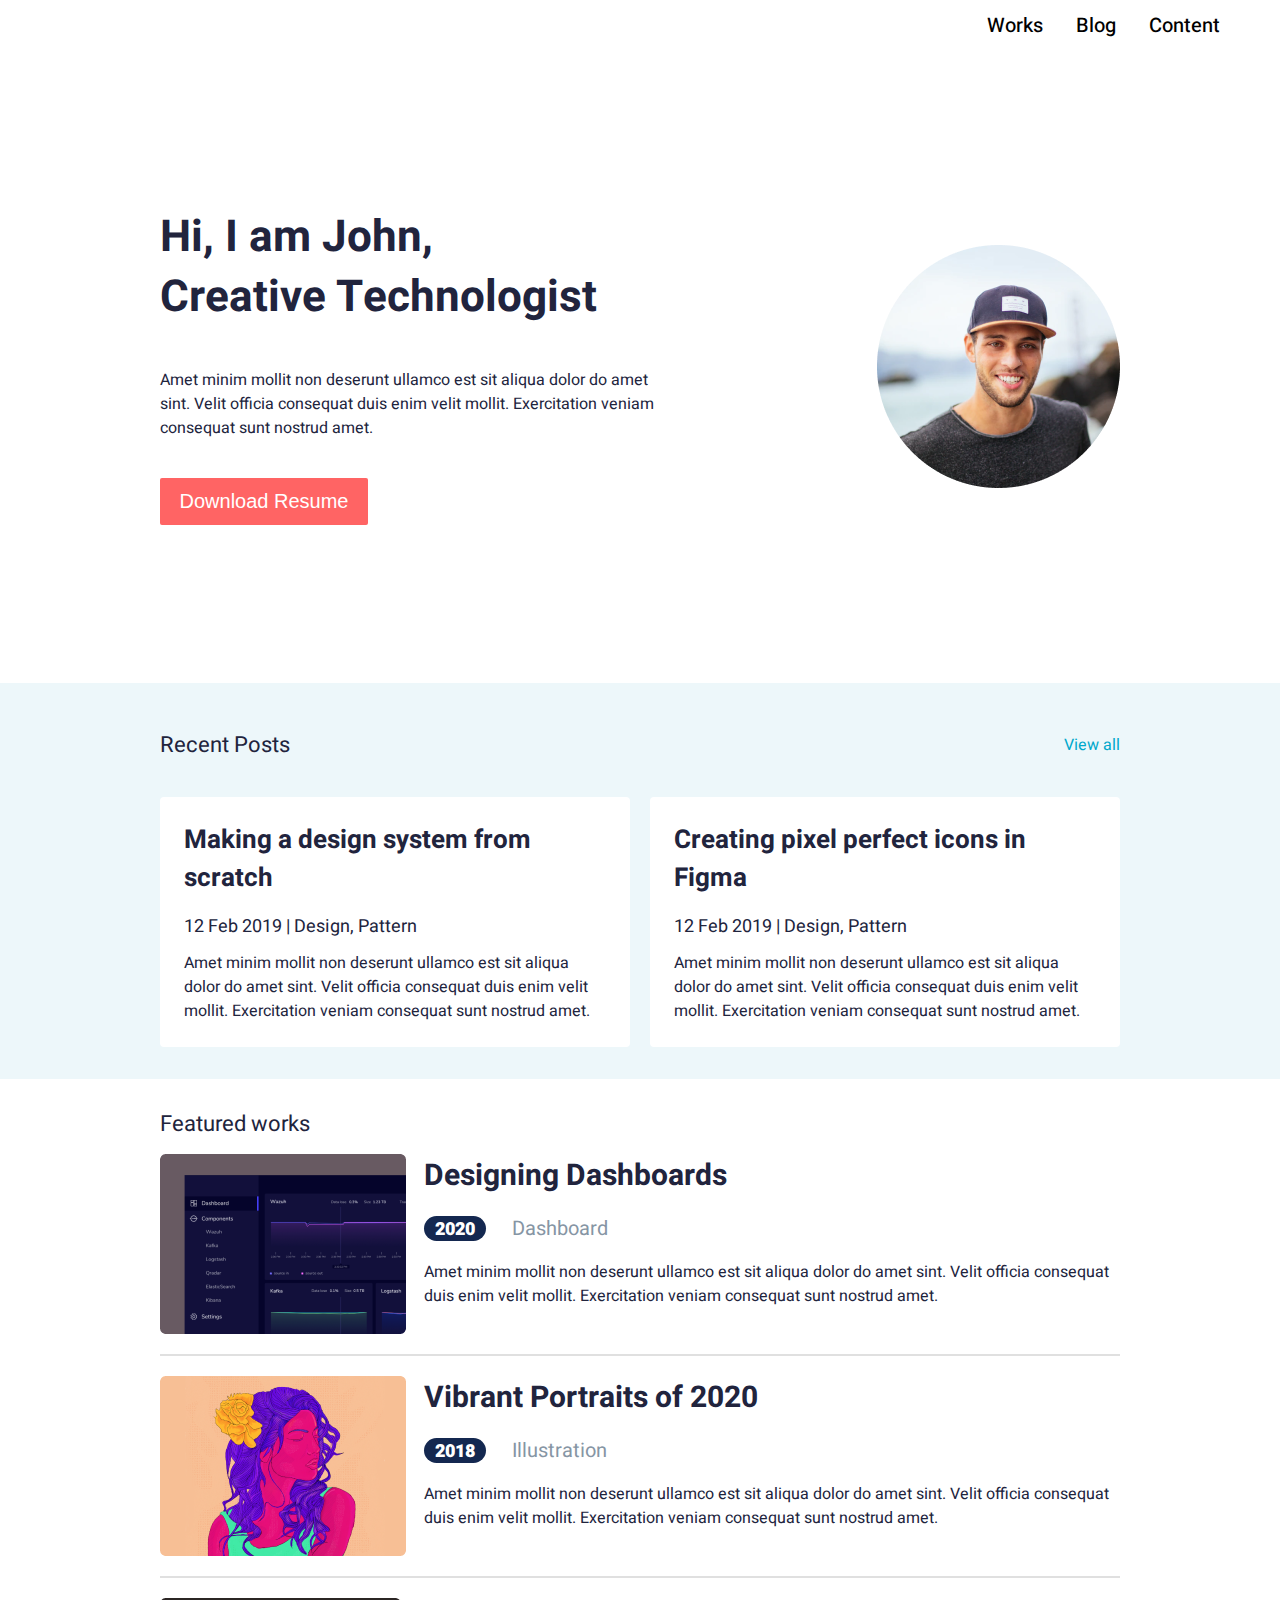
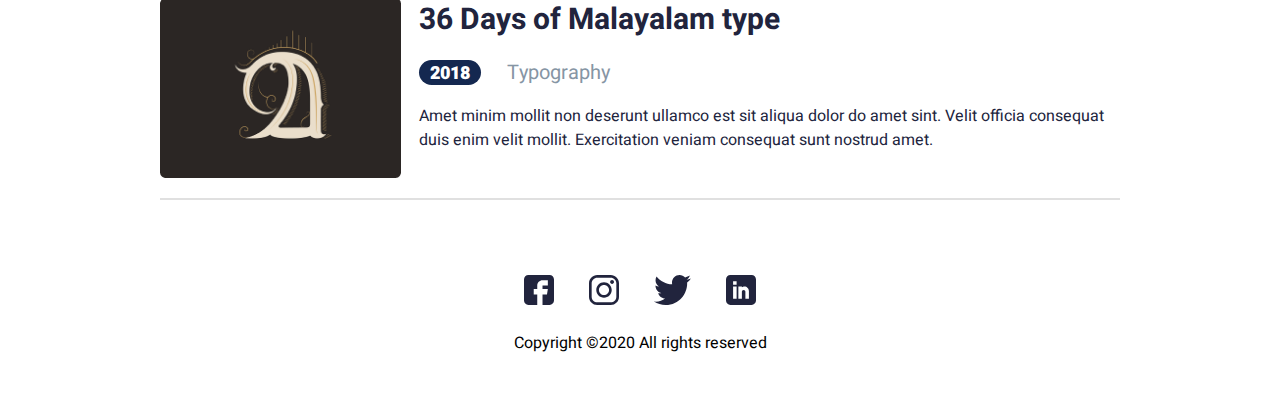
<file: index.html>
<!DOCTYPE html>
<html lang="en">

<head>
    <meta charset="UTF-8">
    <meta http-equiv="X-UA-Compatible" content="IE=edge">
    <meta name="viewport" content="width=device-width, initial-scale=1.0">
    <title>Shahzad Bashir</title>
    <link rel="preconnect" href="https://fonts.googleapis.com">
    <link rel="preconnect" href="https://fonts.gstatic.com" crossorigin>
    <link href="https://fonts.googleapis.com/css2?family=Heebo:wght@400;500;700&display=swap" rel="stylesheet">
    <link rel="stylesheet" href="./css/style.css">
</head>

<body>
    <header>
        <nav>
            <ul>
                <li>
                    <a href="#">Works</a>
                </li>
                <li>
                    <a href="blog.html">Blog</a>
                </li>
                <li>
                    <a href="#">Content</a>
                </li>
            </ul>
        </nav>
    </header>
    <section class="hero-section">
        <div class="hero-inner">
            <div class="col-left">
                <h1>Hi, I am John,</h1>
                <h1>Creative Technologist</h1>
                <p>Amet minim mollit non deserunt ullamco est sit aliqua dolor do amet sint. Velit officia consequat duis enim velit mollit. Exercitation veniam consequat sunt nostrud amet.</p>
                <button>Download Resume</button>
            </div>
            <div class="col-right">
                <img src="./images/Ellipse1.png" alt="Avatar">
            </div>
        </div>
    </section>
    <section class="posts-section">
        <div class="posts-inner">
            <div class="posts-header">
                <div>Recent Posts</div>
                <a href="#">View all</a>
            </div>
            <div class="posts">
                <article class="post-item">
                    <header>
                        <h3>Making a design system from</h3>
                        <h3>scratch</h3>
                    </header>
                    <div>12 Feb 2019<span class="bar"> | </span>Design, Pattern</div>
                    <p>Amet minim mollit non deserunt ullamco est sit aliqua dolor do amet sint. Velit officia consequat duis enim velit mollit. Exercitation veniam consequat sunt nostrud amet.</p>
                </article>

                <article class="post-item">
                    <header>
                        <h3>Creating pixel perfect icons in</h3>
                        <h3>Figma</h3>
                    </header>
                    <div>12 Feb 2019<span class="bar"> | </span>Design, Pattern</div>
                    <p>Amet minim mollit non deserunt ullamco est sit aliqua dolor do amet sint. Velit officia consequat duis enim velit mollit. Exercitation veniam consequat sunt nostrud amet.</p>
                </article>
            </div>
        </div>
    </section>
    <section class="featured-section">
        <div class="featured-inner">
            <div class="featured-header">
                <div>Featured works</div>
            </div>
            <div class="works">
                <div class="works-left">
                    <img src="./images/Rectangle30.png">
                </div>
                <div class="works-right">
                    <p>Designing Dashboards</p>
                    <div class="works-details">
                        <div>2020</div>
                        <div>Dashboard</div>
                    </div>
                    <p class="summary">Amet minim mollit non deserunt ullamco est sit aliqua dolor do amet sint. Velit officia consequat duis enim velit mollit. Exercitation veniam consequat sunt nostrud amet.</p>
                </div>
            </div>
            <hr>
            <div class="works">
                <div class="works-left">
                    <img src="./images/Rectangle32.png">
                </div>
                <div class="works-right">
                    <p>Vibrant Portraits of 2020</p>
                    <div class="works-details">
                        <div>2018</div>
                        <div>Illustration</div>
                    </div>
                    <p class="summary">Amet minim mollit non deserunt ullamco est sit aliqua dolor do amet sint. Velit officia consequat duis enim velit mollit. Exercitation veniam consequat sunt nostrud amet.</p>
                </div>
            </div>
            <hr>
            <div class="works">
                <div class="works-left">
                    <img src="./images/Rectangle34.png">
                </div>
                <div class="works-right">
                    <p>36 Days of Malayalam type</p>
                    <div class="works-details">
                        <div>2018</div>
                        <div>Typography</div>
                    </div>
                    <p class="summary">Amet minim mollit non deserunt ullamco est sit aliqua dolor do amet sint. Velit officia consequat duis enim velit mollit. Exercitation veniam consequat sunt nostrud amet.</p>
                </div>
            </div>
            <hr>
        </div>
    </section>
    <footer>
        <div class="footer-inner">
        <div class="social-links">
           <img src="./images/fb.svg"> 
           <img src="./images/insta.svg"> 
           <img src="./images/Group.svg"> 
           <img src="./images/Linkedin.svg"> 
        </div>
        <div class="copyright">
            Copyright ©2020 All rights reserved 
        </div>
    </div>
    </footer>
</body>

</html>
</file>
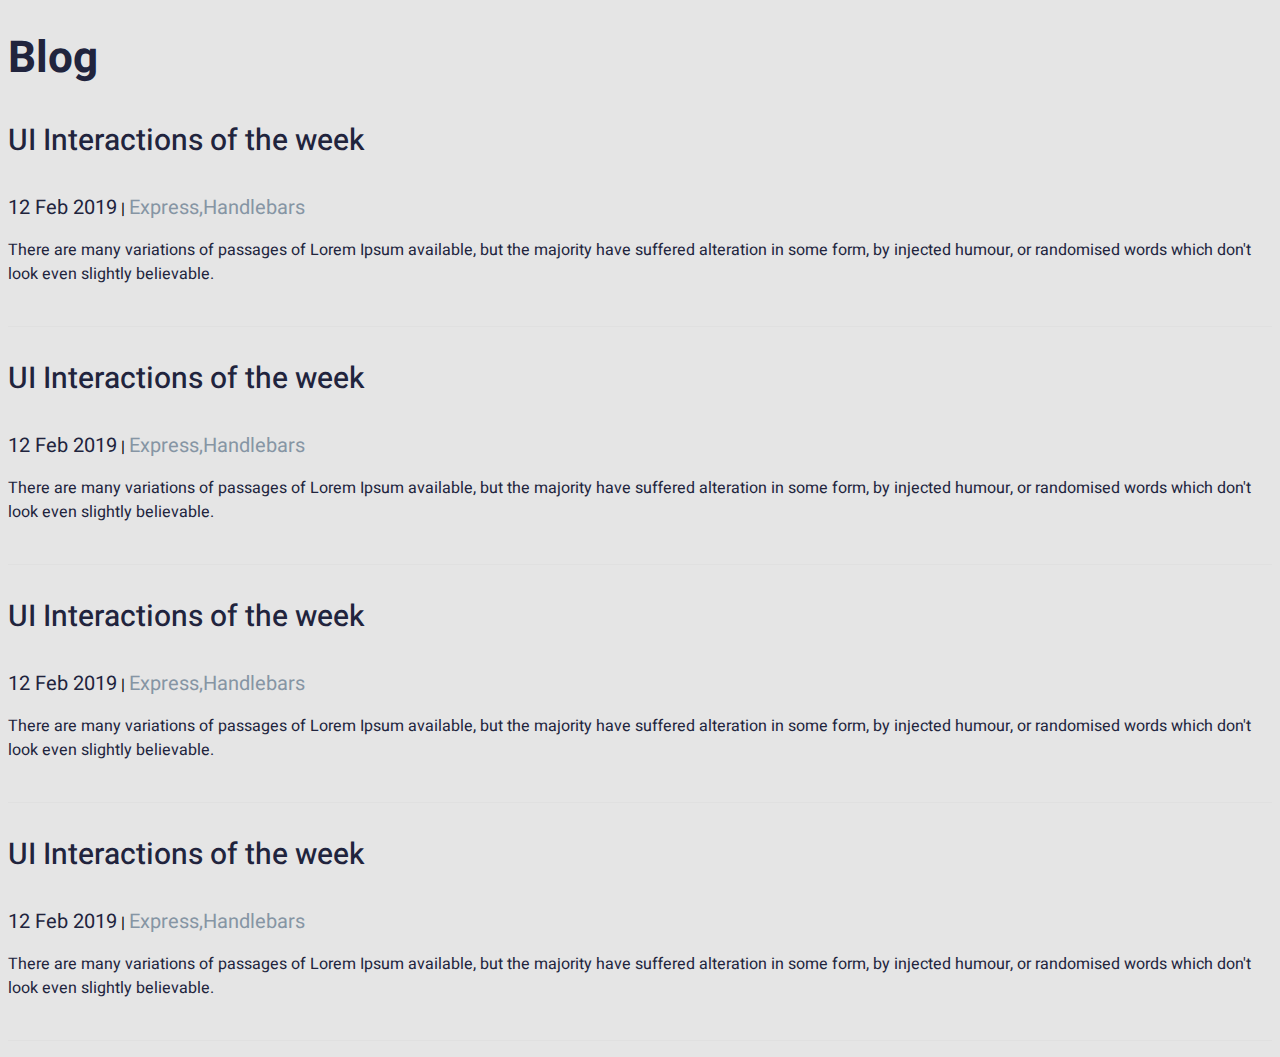
<file: blog.html>
<!DOCTYPE html>
<html lang="en">
<head>
    <meta charset="UTF-8">
    <meta http-equiv="X-UA-Compatible" content="IE=edge">
    <meta name="viewport" content="width=device-width, initial-scale=1.0">
    <title>Shahzad Bashir</title>
    <link rel="preconnect" href="https://fonts.googleapis.com">
    <link rel="preconnect" href="https://fonts.gstatic.com" crossorigin>
    <link href="https://fonts.googleapis.com/css2?family=Heebo:wght@400;500;700&display=swap" rel="stylesheet">
    <link rel="stylesheet" href="./css/blog.css">
</head>
<body>
    <h1 class="pageTitle">Blog</h1>
    <article class="blog-item">
        <header>
            <h3>UI Interactions of the week</h3>
        </header>
        <div><span class="published-date">12 Feb 2019</span><span class="bar"> | </span><span class="category">Express,Handlebars</span></div>
        <p>There are many variations of passages of Lorem Ipsum available, but the majority have suffered alteration in some form, by injected humour, or randomised words which don't look even slightly believable.</p>
    </article>
    <article class="blog-item">
        <header>
            <h3>UI Interactions of the week</h3>
        </header>
        <div><span class="published-date">12 Feb 2019</span><span class="bar"> | </span><span class="category">Express,Handlebars</span></div>
        <p>There are many variations of passages of Lorem Ipsum available, but the majority have suffered alteration in some form, by injected humour, or randomised words which don't look even slightly believable.</p>
    </article>
    <article class="blog-item">
        <header>
            <h3>UI Interactions of the week</h3>
        </header>
        <div><span class="published-date">12 Feb 2019</span><span class="bar"> | </span><span class="category">Express,Handlebars</span></div>
        <p>There are many variations of passages of Lorem Ipsum available, but the majority have suffered alteration in some form, by injected humour, or randomised words which don't look even slightly believable.</p>
    </article>
    <article class="blog-item">
        <header>
            <h3>UI Interactions of the week</h3>
        </header>
        <div><span class="published-date">12 Feb 2019</span><span class="bar"> | </span><span class="category">Express,Handlebars</span></div>
        <p>There are many variations of passages of Lorem Ipsum available, but the majority have suffered alteration in some form, by injected humour, or randomised words which don't look even slightly believable.</p>
    </article>
</body>
</html>
</file>
<file: css/style.css>
html,body{
    font-family: 'Heebo', sans-serif;
    background-color: #e5e5e5;
    margin: 0;
    padding: 0;
}

h1,p,h3,h2,h4{
    margin: 0;
}

a{
    text-decoration: none;
}

header nav{
    height: 50px;
    background-color: #ffffff;
    display: flex;
    justify-content: flex-end;
    padding-right: 60px;
}
header nav ul{
    margin: 0px;
    display: flex;
    align-items: center;
    gap: 33px;   
}

header nav ul li{
    list-style: none;
}

header nav ul li a{
    text-decoration: none;
    font-style: normal;
    font-weight: 500;
    font-size: 20px;
    line-height: 29px;
    text-align: right;
    color: #000000;
}

.hero-section{
    background-color: #ffffff;
    padding: 158px 0;
}

.hero-section .hero-inner{
    display: flex;
    justify-content: center;
    align-items: center;
    max-width: 960px;
    margin: 0 auto;
}

.hero-section .hero-inner .col-left{
    max-width: 497px;
}

.hero-section .hero-inner .col-right{
    flex: 1;
    display: flex;
    justify-content: flex-end;
    align-items: center;
}

.hero-section .hero-inner .col-left h1{
    font-weight: 700;
    font-size: 44px;
    line-height: 60px;
    color: #21243D;
}

.hero-section .hero-inner .col-left p{
    font-weight: 400;
    font-size: 16px;
    line-height: 24px;
    color: #21243D;
    margin-top: 40px;
    margin-bottom: 38px;
}

.hero-section .hero-inner .col-left button{
    background-color: #FF6464;
    border: none;
    border-radius: 2px;
    width: 208px;
    height: 47px;
    font-style: normal;
    font-weight: 500;
    font-size: 20px;
    line-height: 29px;
    color: #FFFFFF;
}


.pageTitle{
    font-weight: 700;
    font-style: normal;
    font-size: 44px;
    line-height: 60px;
    color: #21243d;
}

.post-item h3{
    font-style: normal;
    font-weight: 700;
    font-size: 26px;
    line-height: 38px;
    color: #21243D;
}

.post-item div{
    font-style: normal;
    font-weight: 400;
    font-size: 18px;
    line-height: 26px;
    color: #21243D;
    margin-top: 17px;
    margin-bottom: 11px;
}

.post-item p{
    font-style: normal;
    font-weight: 400;
    font-size: 16px;
    line-height: 24px;
    color: #21243D;
}

.posts-section{
    background-color: #EDF7FA;
    padding: 32px 0;
}

.posts-section .posts-inner{
    max-width: 960px;
    margin: 0 auto;
}

.posts-section .posts-inner .posts-header{
    display: flex;
    justify-content: space-between;
    align-items: center;
}


.posts-section .posts-inner .posts-header div{
    font-style: normal;
    font-weight: 400;
    font-size: 22px;
    line-height: 60px;
    color: #21243D;
}

.posts-section .posts-inner .posts-header a{
    font-style: normal;
    font-weight: 400;
    font-size: 16px;
    line-height: 24px;
    text-align: right;
    color: #00A8CC;
}

.posts-section .posts-inner .posts{
    display: flex;
    justify-content: center;
    align-items: center;
    margin-top: 22px;
    gap: 20px;
}

.post-item{
    padding: 24px;
    border-radius: 4px;
    background-color: #FFFFFF;
}

.featured-section{
    background-color: #FFFFFF;
    padding: 15px 0;
}

.featured-section .featured-inner{
    max-width: 960px;
    margin: 0 auto;
}

.featured-section .featured-inner .featured-header{
    display: flex;
    justify-content: space-between;
    align-items: center;
}

.featured-section .featured-inner .featured-header div{
    font-style: normal;
    font-weight: 400;
    font-size: 22px;
    line-height: 60px;
    color: #21243D;
}

.featured-section .featured-inner .works{
    display: flex;
    justify-content: center;
    gap: 18px;
}

.featured-section .featured-inner .works .works-right p:nth-child(1){
    font-style: normal;
    font-weight: 700;
    font-size: 30px;
    line-height: 44px;
    color: #21243D;
}

.featured-section .featured-inner .works .works-right .works-details{
    display: flex;
    justify-content: flex-start;
    align-items: center;
    margin-top: 16px;
}

.featured-section .featured-inner .works .works-right .works-details div:nth-child(1){
    height: 25px;
    width: 62px;
    font-style: normal;
    font-weight: 900;
    font-size: 18px;
    color: #FFFFFF;
    background-color: #142850;
    text-align: center;
    border-radius: 16px;
}

.featured-section .featured-inner .works .works-right .works-details div:nth-child(2){
    font-style: normal;
    font-weight: 400;
    font-size: 20px;
    line-height: 29px;
    color: #8695A4;
    margin-left: 26px;
}

.featured-section .featured-inner .works .works-right .summary{
    font-style: normal;
    font-weight: 400;
    font-size: 16px;
    line-height: 24px;
    color: #21243D;
    margin-top: 17px;
}

.featured-section .featured-inner .works .works-left{
    display: flex;
    align-items: center;
}

.featured-section .featured-inner .works .works-left img{
    height: 180px;
}
hr{
    border: 1px solid #E0E0E0;
    margin: 20px 0;
}

footer{
    background-color: #FFFFFF;
    padding: 40px 0;
}
footer .footer-inner{
    max-width: 960px;
    margin: 0 auto;
}

footer .footer-inner .social-links{
    display: flex;
    justify-content: center;
    align-items: center;
    gap: 35px;
}

footer .footer-inner .copyright{
    text-align: center;
    margin-top: 26px;
}
</file>
<file: css/blog.css>
html,body{
    font-family: 'Heebo', sans-serif;
}
body{
    background-color: #e5e5e5;
}

.pageTitle{
    font-weight: 700;
    font-style: normal;
    font-size: 44px;
    line-height: 60px;
    color: #21243d;
}

.blog-item h3{
    font-weight: 500;
    font-style: normal;
    font-size: 30px;
    line-height: 44px;
    color: #21243d;
}

.blog-item .published-date{
    font-style: normal;
    font-weight: 400;
    font-size: 20px;
    line-height: 29px;
    color: #21243d;
}
.blog-item .category{
    font-style: normal;
    font-weight: 400;
    font-size: 20px;
    line-height: 29px;
    color: #8695A4;
}
.blog-item p{
    font-style: normal;
    font-weight: 400;
    font-size: 16px;
    line-height: 24px;
    color: #21243d;
    padding-bottom: 40px;
    border-bottom: 1px solid #e0e0e0;
}
</file>
